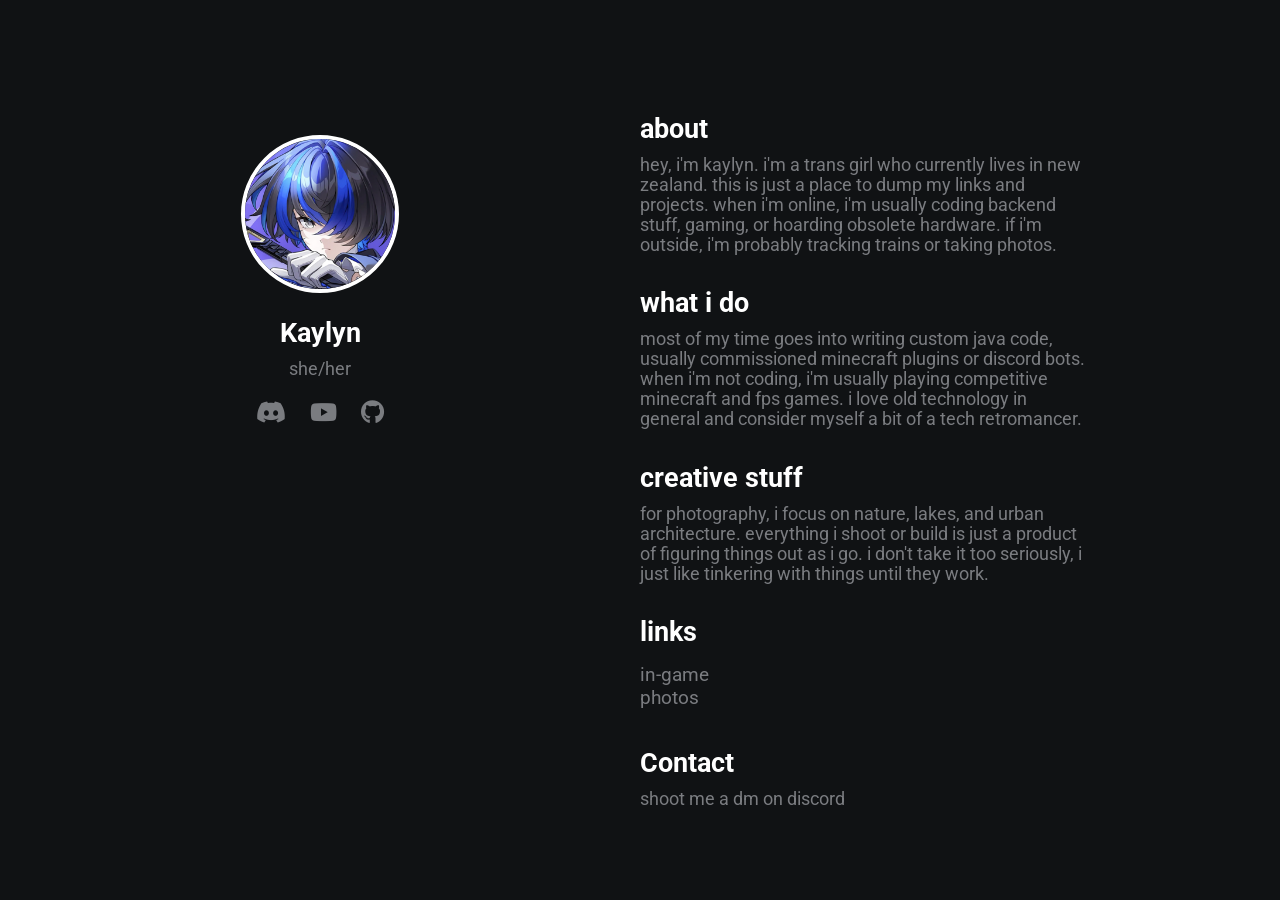
<file: index.html>
<!DOCTYPE html>
<html lang="en">
<head>
    <meta charset="UTF-8">
    <meta name="viewport" content="width=device-width, initial-scale=1.0">
    <meta http-equiv="X-UA-Compatible" content="ie=edge">
    
    <title>Kaylyn | Website</title>
    <meta name="description" content="kaylen's website">
    <meta name="keywords" content="kaylyn, kaylynxo, portfolio, software engineering, retro tech">
    <meta name="author" content="Kaylyn">
    
    <meta property="og:title" content="kaylen's site">
    <meta property="og:description" content="this is my odd site">
    <meta property="og:image" content="assets/profile.png">
    <meta property="og:type" content="website">

    <link rel="stylesheet" href="https://use.fontawesome.com/releases/v5.4.1/css/all.css" integrity="sha384-5sAR7xN1Nv6T6+dT2mhtzEpVJvfS3NScPQTrOxhwjIuvcA67KV2R5Jz6kr4abQsz" crossorigin="anonymous">
    <link rel="stylesheet" href="style.css">
</head>
<body>
    <div class="grid-2">
        <header class="section-1">
            <img src="assets/profile.png" alt="Profile Picture" class="profile-pic">
            
            <h1>Kaylyn</h1>
            <p>she/her</p>
            
            <a href="https://discord.com/users/1333581841583706175" target="_blank" rel="noopener noreferrer" aria-label="Visit my Discord"><i class="fab fa-discord"></i></a>
            <a href="https://www.youtube.com/@kaylynxo" target="_blank" rel="noopener noreferrer" aria-label="Visit my YouTube Channel"><i class="fab fa-youtube"></i></a>
            <a href="https://github.com/kaylynxo" target="_blank" rel="noopener noreferrer" aria-label="View my GitHub Profile"><i class="fab fa-github"></i></a>
        </header>
        
        <main class="section-2">
            <section>
                <h2>about</h2>
                <p>hey, i'm kaylyn. i'm a trans girl who currently lives in new zealand. this is just a place to dump my links and projects. when i'm online, i'm usually coding backend stuff, gaming, or hoarding obsolete hardware. if i'm outside, i'm probably tracking trains or taking photos.</p>
            </section>
            
            <section>
                <h2>what i do</h2>
                <p>most of my time goes into writing custom java code, usually commissioned minecraft plugins or discord bots. when i'm not coding, i'm usually playing competitive minecraft and fps games. i love old technology in general and consider myself a bit of a tech retromancer.</p>
            </section>

            <section>
                <h2>creative stuff</h2>
                <p>for photography, i focus on nature, lakes, and urban architecture. everything i shoot or build is just a product of figuring things out as i go. i don't take it too seriously, i just like tinkering with things until they work.</p>
            </section>
            
        <section>
    <h2 class="inline-element">links</h2>
    <a href="gallery.html">in-game photos</a>
</section>
            
            <section>
                <h2>Contact</h2>
                <p>shoot me a dm on discord</p>
            </section>
        </main>
    </div>
</body>
</html>
</file>
<file: style.css>
@import url('https://fonts.googleapis.com/css?family=Roboto');

.grid-2 {
    display: grid;
    grid-template-columns: repeat(2, 1fr);
}

body {
    margin: 0;
    padding: 0;
    font-family: 'Roboto', sans-serif;
    background-color: #101214;
    color: #7A7C80;
}

h1, h2, .white {
    color: #fff;
}

a {
    color: #7A7C80;
    text-decoration: none;
    transition: 0.3s;
}

/* section 1 */
.section-1 {
    padding-top: 15vh;
    text-align: center;
}

.profile-pic {
    width: 150px;
    height: 150px;
    border-radius: 50%;
    object-fit: cover;
    margin-bottom: 20px;
    border: 4px solid #fff;
}

.section-1 p {
    font-size: 1.1rem;
    padding-bottom: 10px;
    margin: 0;
}

.section-1 h1 {
    font-size: 1.7rem;
    margin-bottom: 10px;
    margin-top: 0;
}

.section-1 a {
    font-size: 1.5rem;
    padding: 10px;
    display: inline-block;
}

/* section 2 */
.section-2 {
    padding-top: 10vh;
    width: 70%;
}

.section-2 h2 {
    font-size: 1.7rem;
    margin-bottom: 10px;
}

.section-2 p {
    font-size: 1.1rem;
    padding-bottom: 10px;
    margin: 0;
}

.section-2 a {
    display: inline-block;
    padding: 5px;
    font-size: 1.2rem;
    padding-left: 0;
    margin-bottom: 10px;
    width: 100px;
    transition: transform 0.2s ease, color 0.2s ease;
}

/* inline header (links section) */
.inline-header {
    display: flex;
    align-items: baseline; 
    gap: 15px;             
    margin-bottom: 25px;   
}

.inline-header h2 {
    margin: 0;             
}

.inline-header a {
    width: auto;           
    margin-bottom: 0;      
}

/* animations / utilities */
.section-2 a:hover, 
.section-2 a:focus {
    color: #fff;
    transform: translateX(5px);
    cursor: pointer;
}

.section-1 a:hover,
.section-1 a:focus {
    color: #fff;
    transform: scale(1.1);
    cursor: pointer;
}

/* photography gallery layout */
.gallery-grid {
    display: grid;
    grid-template-columns: repeat(auto-fit, minmax(150px, 1fr));
    gap: 12px;
    margin-top: 15px;
    margin-bottom: 20px;
}

.gallery-item {
    overflow: hidden;
    border-radius: 4px;
    background-color: #1a1d20;
    aspect-ratio: 1 / 1; 
    width: 100%;
}

.gallery-item img {
    width: 100%;
    height: 100%;
    object-fit: cover; 
    transition: transform 0.3s ease, filter 0.3s ease;
    filter: grayscale(20%);
}

.gallery-item:hover img {
    transform: scale(1.05);
    filter: grayscale(0%);
    cursor: pointer;
}

/* Lightbox Modal System */
.lightbox {
    display: none;
    position: fixed;
    z-index: 9999;
    top: 0;
    left: 0;
    width: 100%;
    height: 100%;
    background-color: rgba(16, 18, 20, 0.95);
    align-items: center;
    justify-content: center;
    opacity: 0;
    transition: opacity 0.3s ease;
}

.lightbox.active {
    display: flex;
    opacity: 1;
}

.lightbox-content {
    max-width: 90%;
    max-height: 85vh;
    object-fit: contain;
    border-radius: 4px;
    box-shadow: 0 4px 20px rgba(0, 0, 0, 0.5);
    transform: scale(0.95);
    transition: transform 0.3s ease;
}

.lightbox.active .lightbox-content {
    transform: scale(1);
}

.lightbox-close {
    position: absolute;
    top: 20px;
    right: 25px;
    color: #7A7C80;
    font-size: 40px;
    font-weight: 300;
    background: none;
    border: none;
    cursor: pointer;
    transition: color 0.2s ease, transform 0.2s ease;
}

.lightbox-close:hover,
.lightbox-close:focus {
    color: #fff;
    transform: scale(1.1);
}

/* media queries */
@media(max-width: 780px) {
    .grid-2 {
        grid-template-columns: 1fr;
    }
    .section-1 {
        padding: 0;
        padding-top: 5rem;
    }
    .section-2 {
        padding: 0;
        padding-left: 1.5rem;
        padding-top: 2rem;
        width: 90%;
    }
}

@media(max-width: 480px) {
    .gallery-grid {
        grid-template-columns: repeat(2, 1fr);
        gap: 8px;
    }
    .lightbox-content {
        max-width: 95%;
        max-height: 75vh;
    }
}
</file>
